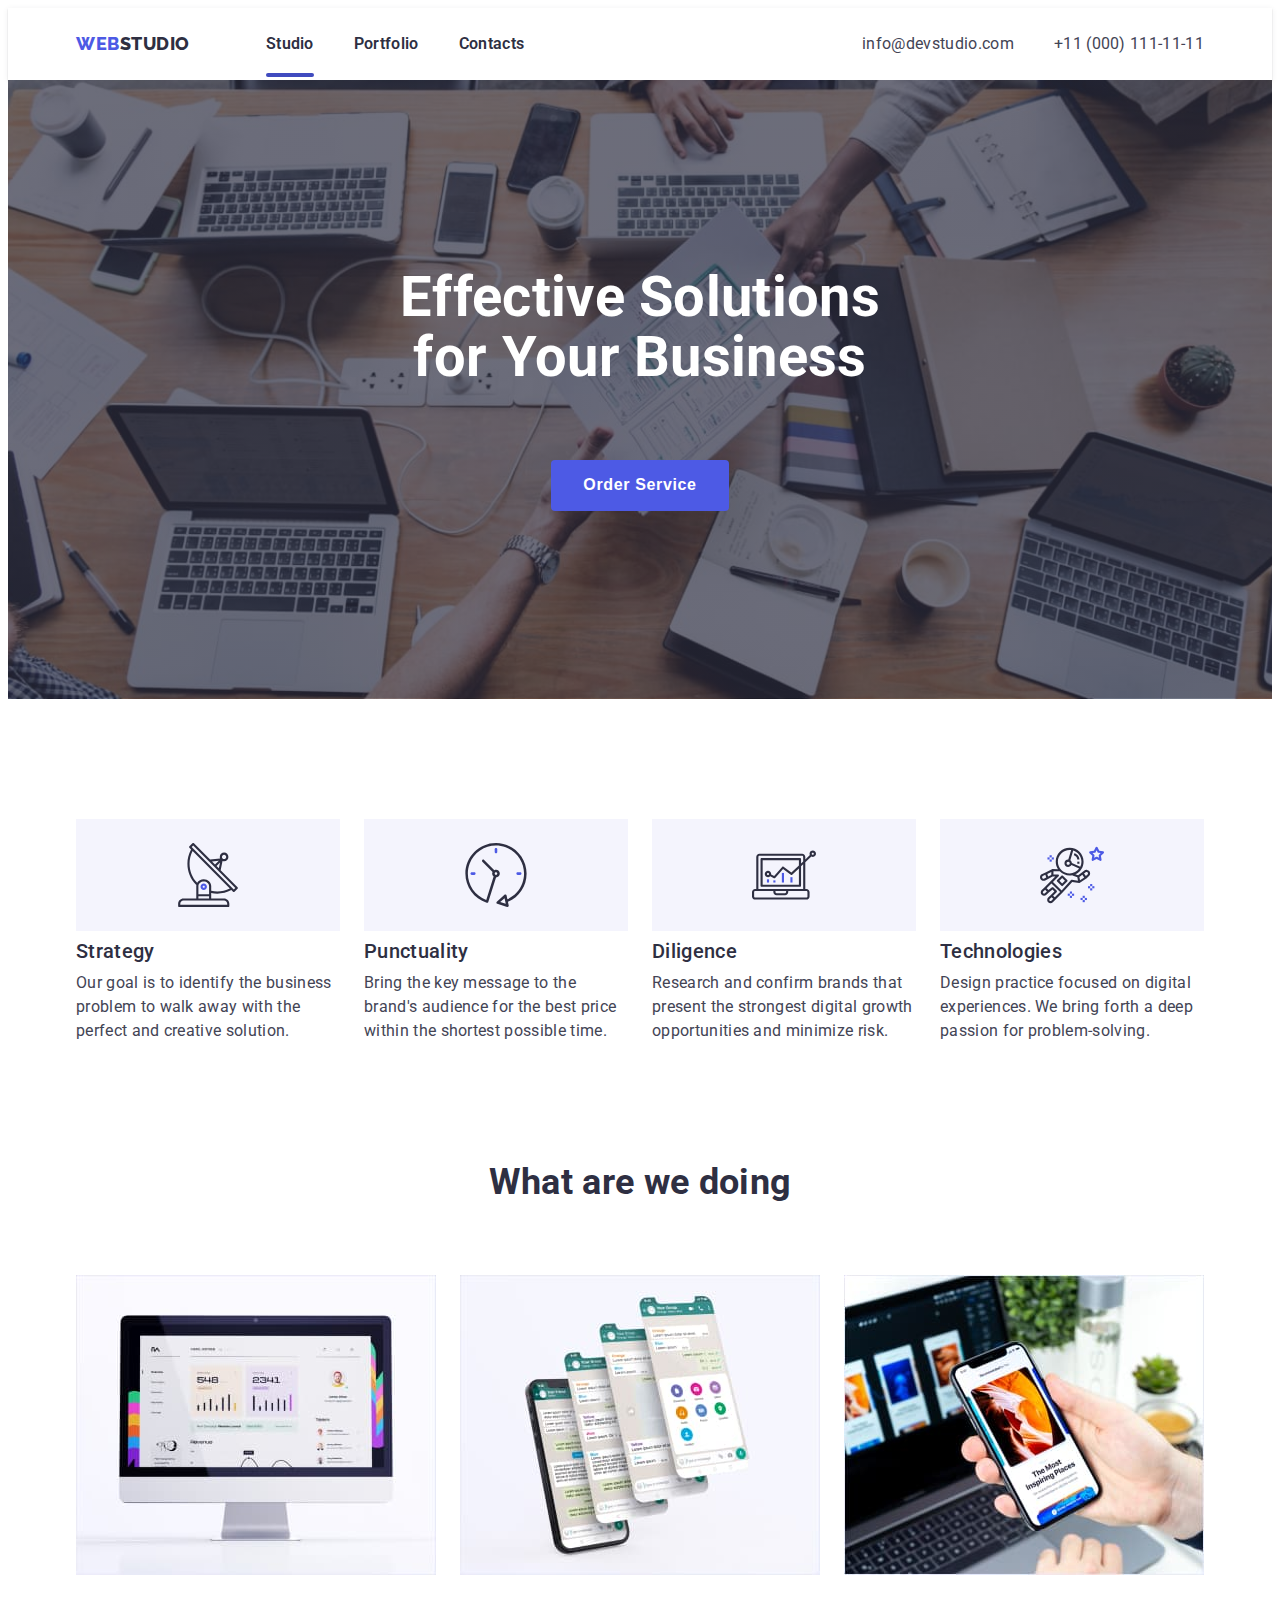
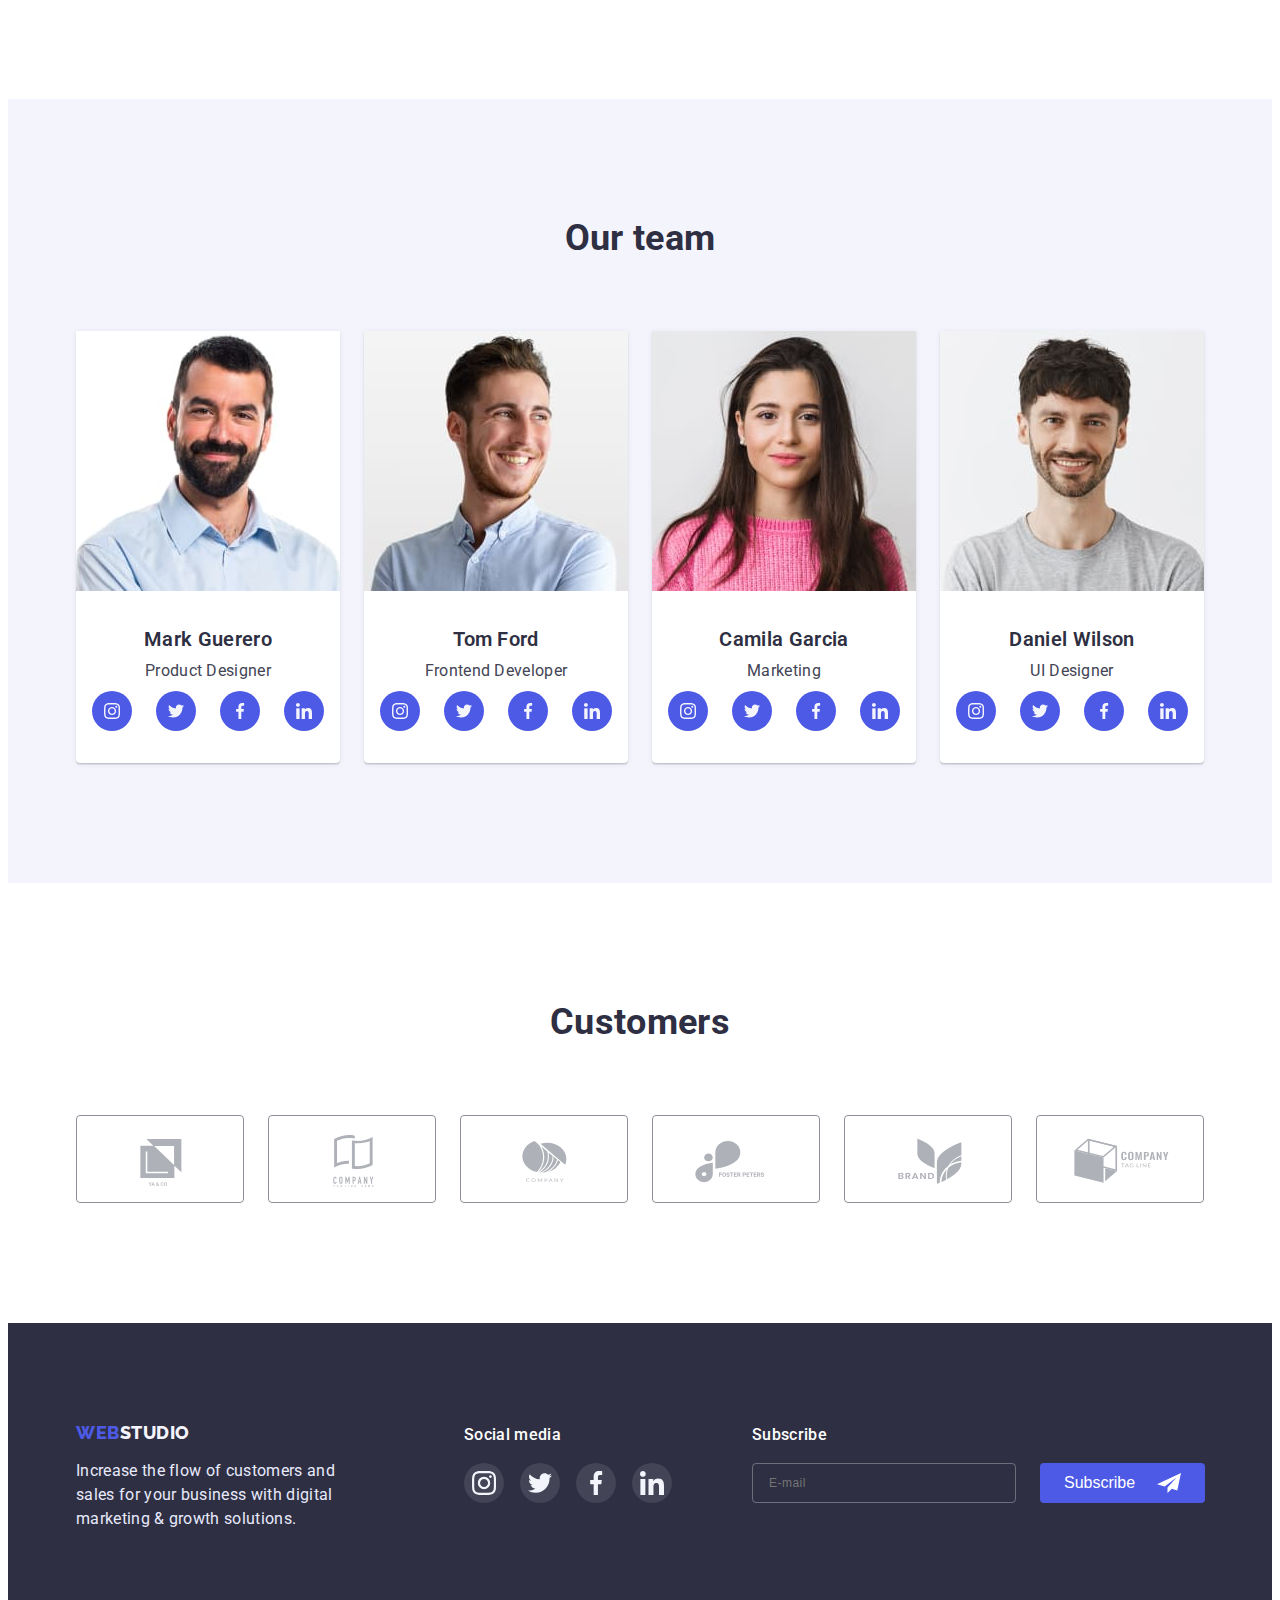
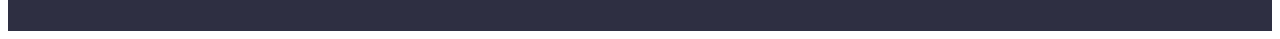
<file: index.html>
<!DOCTYPE html>
<html lang="en">
  <head>
    <meta charset="UTF-8" />
    <meta http-equiv="X-UA-Compatible" content="IE=edge" />
    <meta name="viewport" content="width=device-width, initial-scale=1.0" />
    <title>Студія</title>
    <link
      rel="stylesheet"
      href="https://cdnjs.cloudflare.com/ajax/libs/modern-normalize/1.1.0/modern-normalize.min.css"
      integrity="sha512-wpPYUAdjBVSE4KJnH1VR1HeZfpl1ub8YT/NKx4PuQ5NmX2tKuGu6U/JRp5y+Y8XG2tV+wKQpNHVUX03MfMFn9Q=="
      crossorigin="anonymous"
      referrerpolicy="no-referrer"
    />
    <link rel="stylesheet" href="./css/styles.css" />
    <link rel="stylesheet" href="./css/mobile.css">
    <link rel="stylesheet" href="./css/tablet.css">
    <link rel="stylesheet" href="./css/desctop.css">
    <link rel="preconnect" href="https://fonts.googleapis.com" />
    <link rel="preconnect" href="https://fonts.gstatic.com" crossorigin />
    <link
      href="https://fonts.googleapis.com/css2?family=Raleway:wght@700&family=Roboto:wght@400;500;700;900&display=swap"
      rel="stylesheet"
    />
  </head>
  <body>
    <!-- HEADER -->

    <header>
      <div class="container header-paddings header-flex">
        <a href="index.html" class="header-logo link-underline-none"
          ><span class="header-logo-web">WEB</span
          ><span class="header-logo-studio">STUDIO</span></a
        >
        <button style="button" class="hamb-menu-open" data-menu-open>
          <svg class="hamb-menu-icon"  width="32px" height="22px">
              <use class="hamb-icon" href="./images/icons.svg#icon-charm_menu-hamburger" ></use>
          </svg>
        </button>
        <nav class="header-none">
          <ul class="navigation-list list-point-none">
            <li class="navigation-item">
              <a
                href="./index.html"
                class="navigation-link link-underline-none current"
                >Studio</a
              >
            </li>
            <li class="navigation-item">
              <a
                href="./portfolio.html"
                class="navigation-link link-underline-none"
                >Portfolio</a
              >
            </li>
            <li class="navigation-item">
              <a href="" class="navigation-link link-underline-none"
                >Contacts</a
              >
            </li>
          </ul>
        </nav>
        <ul class="cotacts-list list-point-none">
          <li class="cotacts-item">
            <a
              href="mailto:info@devstudio.com"
              class="contacts-link link-underline-none"
              >info@devstudio.com</a
            >
          </li>
          <li class="cotacts-item">
            <a
              href="tel:+110001111111"
              class="contacts-link link-underline-none"
              >+11 (000) 111-11-11</a
            >
          </li>
        </ul>
      </div>
      <div class="humb-menu-modal is-hidden" data-menu>
<div class="container menu" >
  <div class="mob-menu-top">
  <button style="button" class="hamb-menu-close" data-menu-close>
    <svg class="hamb-icon-close">
        <use class="hamb-close" href="./images/icons.svg#icon-modal-close" ></use>
    </svg>
  </button>
    <ul class="mob-menu-list">
      <li class="mob-menu-item">
        <a
          href="./index.html"
          class="mob-menu-link"
          >Studio</a
        >
      </li>
      <li class="mob-menu-item">
        <a
          href="./portfolio.html"
          class="mob-menu-link"
          >Portfolio</a
        >
      </li>
      <li class="mob-menu-item">
        <a href="" class="mob-menu-link"
          >Contacts</a
        >
      </li>
    </ul>
  </div>
<div class="mob-menu-bottom">
  <ul class="mob-menu-contacts">
    <li class="mob-menu-contacts-item">
      <a
      href="tel:+110001111111"
      class="menu-contacts-link"
      >+11 (000) 111-11-11</a
    >
    </li>
    <li class="mob-menu-contacts-item">
      <a
        href="mailto:info@devstudio.com"
        class="menu-contacts-link"
        >info@devstudio.com</a
      >
    </li>
  </ul>
  <ul class="mob-soc-list">
    <li class="mob-soc-item">
      <a href="" class="mob-soc-link">
        <svg class="mob-soc-icon" width="24px" height="24px">
          <use href="./images/icons.svg#icon-instagram"></use>
        </svg>
      </a>
      <a href="" class="mob-soc-link">
        <svg class="mob-soc-icon" width="24px" height="24px">
          <use href="./images/icons.svg#icon-twitter"></use>
        </svg>
      </a>
      <a href="" class="mob-soc-link">
        <svg class="mob-soc-icon" width="24px" height="24px">
          <use href="./images/icons.svg#icon-facebook"></use>
        </svg>
      </a>
      <a href="" class="mob-soc-link">
        <svg class="mob-soc-icon" width="24px" height="24px">
          <use href="./images/icons.svg#icon-linkedin"></use>
        </svg>
      </a>
    </li>
  </ul>
</div>
</div>
</div>
    </header>

    <!-- MAIN -->

    <main>
      <!-- HERO -->

      <section class="hero dark">
        <div class="container">
          <h1 class="hero-header">
            Effective Solutions <br />
            for Your Business
          </h1>
          <button type="button" class="hero-button order" data-modal-open>
            Order Service
          </button>
        </div>
        <div class="backdrop is-hidden" data-modal>
          <div class="modal">
            <button class="btn-close-modal" data-modal-close>
              <div class="btn-close-modal-style">
                <svg class="icon-modal-close">
                  <use href="./images/icons.svg#icon-modal-close"></use>
                </svg>
              </div>
            </button>
            <h2>Leave your contacts and we will call you back</h2>
            <form class="form">
              <label for="name" class="form-label">Name</label>
              <div class="input-wrap">
                <input type="text" name="name" class="form-element input" />
                <svg class="input-icon" width="18px" height="18px">
                  <use href="./images/icons.svg#icon-person-black-18dp-1"></use>
                </svg>
              </div>
              <label for="phone" class="form-label">Phone</label>
              <div class="input-wrap">
                <input type="text" name="phone" class="form-element input" />
                <svg class="input-icon" width="18px" height="18px">
                  <use href="./images/icons.svg#icon-phone-black-18dp-1"></use>
                </svg>
              </div>
              <label for="Email" class="form-label">Email</label>
              <div class="input-wrap">
                <input type="text" name="Email" class="form-element input" />
                <svg class="input-icon" width="18px" height="18px">
                  <use href="./images/icons.svg#icon-email-black-18dp-1"></use>
                </svg>
              </div>
              <label for="comment" class="form-label">Comment</label>
              <textarea
                name="comment"
                id="comment"
                placeholder="Text input"
                class="form-element textarea"
              ></textarea>
              <div class="form-checkbox">
                <input
                  type="checkbox"
                  name="privacy"
                  id="privacy"
                  class="input-checkbox visually-hidden"
                />
                <label for="privacy" class="form-label checkbox-label">
                  <span>
                    <svg class="check-icon" width="10px" height="8px">
                      <use href="images/icons.svg#icon-Vector"></use>
                    </svg>
                  </span>
                  I accept the terms and conditions of the &nbsp<a href="">
                    Privacy Policy
                  </a></label
                >
              </div>
            </form>
            <button type="submit" class="hero-button send">Send</button>
          </div>
        </div>
      </section>

      <!-- PRINCIPLES -->

      <section class="principles">
        <div class="container">
          <h2 class="principles-header visually-hidden">Our principles</h2>
          <ul class="principles-list list-point-none">
            <li class="principles-item">
              <div class="principles-center">
                <svg class="principles-icon" width="64px" height="64px">
                  <use href="./images/icons.svg#icon-antenna"></use>
                </svg>
              </div>
              <h3 class="principles-item-header">Strategy</h3>
              <p class="principles-item-paragraph">
                Our goal is to identify the business problem to walk away with
                the perfect and creative solution.
              </p>
            </li>
            <li class="principles-item">
              <div class="principles-center">
                <svg class="principles-icon" width="64px" height="64px">
                  <use href="./images/icons.svg#icon-clock"></use>
                </svg>
              </div>
              <h3 class="principles-item-header">Punctuality</h3>
              <p class="principles-item-paragraph">
                Bring the key message to the brand's audience for the best price
                within the shortest possible time.
              </p>
            </li>
            <li class="principles-item">
              <div class="principles-center">
                <svg class="principles-icon" width="64px" height="64px">
                  <use href="./images/icons.svg#icon-diagram"></use>
                </svg>
              </div>
              <h3 class="principles-item-header">Diligence</h3>
              <p class="principles-item-paragraph">
                Research and confirm brands that present the strongest digital
                growth opportunities and minimize risk.
              </p>
            </li>
            <li class="principles-item">
              <div class="principles-center">
                <svg class="principles-icon" width="64px" height="64px">
                  <use href="./images/icons.svg#icon-astronaut"></use>
                </svg>
              </div>
              <h3 class="principles-item-header">Technologies</h3>
              <p class="principles-item-paragraph last">
                Design practice focused on digital experiences. We bring forth a
                deep passion for problem-solving.
              </p>
            </li>
          </ul>
        </div>
      </section>

      <!-- SERVICES -->

      <section class="services">
        <div class="container">
          <h2 class="section-header">What are we doing</h2>
          <ul class="services-list list-point-none">
            <li class="services-item">
              <img
                srcset="./images/work_example_one.jpg 1x, ./images/work_example_one-2x.jpg 2x"
                src="./images/work_example_one.jpg"
                alt="work_example_one"
                height="300"
                width="360"
              />
            </li>
            <li class="services-item">
              <img
                srcset="./images/work_example_two.jpg 1x, ./images/work_example_two-2x.jpg 2x"
                src="./images/work_example_two.jpg"
                alt="work_example_two"
                height="300"
                width="360"
              />
            </li>
            <li class="services-item">
              <img
                srcset="./images/work_example_three.jpg 1x, ./images/work_example_three-2x.jpg 2x"
                src="./images/work_example_three.jpg"
                alt="work_example_three"
                height="300"
                width="360"
              />
            </li>
          </ul>
        </div>
      </section>

      <!-- TEAM -->
      <section class="team">
        <div class="container">
          <h2 class="section-header">Our team</h2>
          <ul class="team-list list-point-none">
            <li class="team-item">
              <img
              srcset="./images/mark_guerero.jpg 1x, ./images/mark_guerero-2x.jpg 2x"
                src="./images/mark_guerero.jpg"
                alt="Mark Guerero photo"
              />
              <div class="team-text">
                <h3 class="team-item-header">Mark Guerero</h3>
                <p class="team-item-paragraph">Product Designer</p>
                <ul class="social-list">
                  <li class="social-item">
                    <a href="" class="social-link">
                      <svg class="social-icon" width="16px" height="16px">
                        <use href="./images/icons.svg#icon-instagram"></use>
                      </svg>
                    </a>
                    <a href="" class="social-link">
                      <svg class="social-icon" width="16px" height="16px">
                        <use href="./images/icons.svg#icon-twitter"></use>
                      </svg>
                    </a>
                    <a href="" class="social-link">
                      <svg class="social-icon" width="16px" height="16px">
                        <use href="./images/icons.svg#icon-facebook"></use>
                      </svg>
                    </a>
                    <a href="" class="social-link">
                      <svg class="social-icon" width="16px" height="16px">
                        <use href="./images/icons.svg#icon-linkedin"></use>
                      </svg>
                    </a>
                  </li>
                </ul>
              </div>
            </li>
            <li class="team-item">
              <img
              srcset="./images/tom_ford.jpg 1x, ./images/tom_ford-2x.jpg 2x"
                src="./images/tom_ford.jpg"
                alt="Tom Ford photo"
              />
              <div class="team-text">
                <h3 class="team-item-header">Tom Ford</h3>
                <p class="team-item-paragraph">Frontend Developer</p>
                <ul class="social-list">
                  <li class="social-item">
                    <a href="" class="social-link">
                      <svg class="social-icon" width="16px" height="16px">
                        <use href="./images/icons.svg#icon-instagram"></use>
                      </svg>
                    </a>
                    <a href="" class="social-link">
                      <svg class="social-icon" width="16px" height="16px">
                        <use href="./images/icons.svg#icon-twitter"></use>
                      </svg>
                    </a>
                    <a href="" class="social-link">
                      <svg class="social-icon" width="16px" height="16px">
                        <use href="./images/icons.svg#icon-facebook"></use>
                      </svg>
                    </a>
                    <a href="" class="social-link">
                      <svg class="social-icon" width="16px" height="16px">
                        <use href="./images/icons.svg#icon-linkedin"></use>
                      </svg>
                    </a>
                  </li>
                </ul>
              </div>
            </li>
            <li class="team-item">
              <img
              srcset="./images/camila_garcia.jpg 1x, ./images/camila_garcia-2x.jpg 2x"
                src="./images/camila_garcia.jpg"
                alt="Camila Garcia photo"
              />
              <div class="team-text">
                <h3 class="team-item-header">Camila Garcia</h3>
                <p class="team-item-paragraph">Marketing</p>
                <ul class="social-list">
                  <li class="social-item">
                    <a href="" class="social-link">
                      <svg class="social-icon" width="16px" height="16px">
                        <use href="./images/icons.svg#icon-instagram"></use>
                      </svg>
                    </a>
                    <a href="" class="social-link">
                      <svg class="social-icon" width="16px" height="16px">
                        <use href="./images/icons.svg#icon-twitter"></use>
                      </svg>
                    </a>
                    <a href="" class="social-link">
                      <svg class="social-icon" width="16px" height="16px">
                        <use href="./images/icons.svg#icon-facebook"></use>
                      </svg>
                    </a>
                    <a href="" class="social-link">
                      <svg class="social-icon" width="16px" height="16px">
                        <use href="./images/icons.svg#icon-linkedin"></use>
                      </svg>
                    </a>
                  </li>
                </ul>
              </div>
            </li>
            <li class="team-item">
              <img
              srcset="./images/daniel_wilson.jpg 1x, ./images/daniel_wilson-2x.jpg 2x"
                src="./images/daniel_wilson.jpg"
                alt="Daniel Wilson photo"
              />
              <div class="team-text">
                <h3 class="team-item-header">Daniel Wilson</h3>
                <p class="team-item-paragraph">UI Designer</p>
                <ul class="social-list">
                  <li class="social-item">
                    <a href="" class="social-link">
                      <svg class="social-icon" width="16px" height="16px">
                        <use href="./images/icons.svg#icon-instagram"></use>
                      </svg>
                    </a>
                    <a href="" class="social-link">
                      <svg class="social-icon" width="16px" height="16px">
                        <use href="./images/icons.svg#icon-twitter"></use>
                      </svg>
                    </a>
                    <a href="" class="social-link">
                      <svg class="social-icon" width="16px" height="16px">
                        <use href="./images/icons.svg#icon-facebook"></use>
                      </svg>
                    </a>
                    <a href="" class="social-link">
                      <svg class="social-icon" width="16px" height="16px">
                        <use href="./images/icons.svg#icon-linkedin"></use>
                      </svg>
                    </a>
                  </li>
                </ul>
              </div>
            </li>
          </ul>
        </div>
      </section>

      <!--CUSTOMERS-->
      <section class="customers">
        <div class="container">
          <h2 class="section-header">Customers</h2>
          <ul class="customers-list">
            <li class="customers-item">
              <a href="" class="customers-link">
                <svg class="customers-icon" width="104px" height="56px">
                  <use href="./images/icons.svg#icon-logo"></use>
                </svg>
              </a>
            </li>
            <li class="customers-item">
              <a href="" class="customers-link">
                <svg class="customers-icon" width="104px" height="56px">
                  <use href="./images/icons.svg#icon-logo-1"></use>
                </svg>
              </a>
            </li>
            <li class="customers-item">
              <a href="" class="customers-link">
                <svg class="customers-icon" width="104px" height="56px">
                  <use href="./images/icons.svg#icon-logo-2"></use>
                </svg>
              </a>
            </li>
            <li class="customers-item">
              <a href="" class="customers-link">
                <svg class="customers-icon" width="104px" height="56px">
                  <use href="./images/icons.svg#icon-logo-3"></use>
                </svg>
              </a>
            </li>
            <li class="customers-item">
              <a href="" class="customers-link">
                <svg class="customers-icon" width="104px" height="56px">
                  <use href="./images/icons.svg#icon-logo-4"></use>
                </svg>
              </a>
            </li>
            <li class="customers-item">
              <a href="" class="customers-link">
                <svg class="customers-icon" width="104px" height="56px">
                  <use href="./images/icons.svg#icon-logo-5"></use>
                </svg>
              </a>
            </li>
          </ul>
        </div>
      </section>
    </main>

    <!-- FOOTER -->
    <footer class="dark">
      <div class="container footer">
        <div class="footer-tablet">
        <div class="footer-logo">
          <a href="index.html" class="footer-logo-link link-underline-none"
            ><span class="footer-logo-web">WEB</span
            ><span class="footer-logo-studio">STUDIO</span></a
          >
          <p class="footer-paragraph">
            Increase the flow of customers and sales for your business with
            digital marketing & growth solutions.
          </p>
        </div>
        <div class="social-footer">
          <h2 class="footer-header social">Social media</h2>
          <ul class="social-list-footer">
            <li class="social-item footer">
              <a href="" class="social-link-footer">
                <svg class="social-icon" width="24px" height="24px">
                  <use href="./images/icons.svg#icon-instagram"></use>
                </svg>
              </a>
              <li class="social-item footer">
              <a href="" class="social-link-footer">
                <svg class="social-icon" width="24px" height="24px">
                  <use href="./images/icons.svg#icon-twitter"></use>
                </svg>
              </a>
            </li>
            <li class="social-item footer">
              <a href="" class="social-link-footer">
                <svg class="social-icon" width="24px" height="24px">
                  <use href="./images/icons.svg#icon-facebook"></use>
                </svg>
              </a>
            </li>
            <li class="social-item footer">
                <a href="" class="social-link-footer">
                  <svg class="social-icon" width="24px" height="24px">
                    <use href="./images/icons.svg#icon-linkedin"></use>
                  </svg>
                </a>
              </li>
            </li>
          </ul>
        </div>
      </div>
        <div class="subscribe-form">
          <h2 class="footer-header social">Subscribe</h2>
          <div class="disp-footer-form">
            <form>
              <label>
                <input
                  type="text"
                  name="email"
                  placeholder="E-mail"
                  class="sub-email"
                />
              </label>
            </form>
            <button type="submit" class="btn-form">
              <span class="footer-header">Subscribe</span>
              <svg width="24px" height="24px">
                <use href="./images/icons.svg#icon-subscribe"></use>
              </svg>
            </button>
          </div>
        </div>
      </div>
    </footer>
    <script src="./js/modal.js"></script>
    <script src="./js/mob-menu.js"></script>
  </body>
</html>
</file>
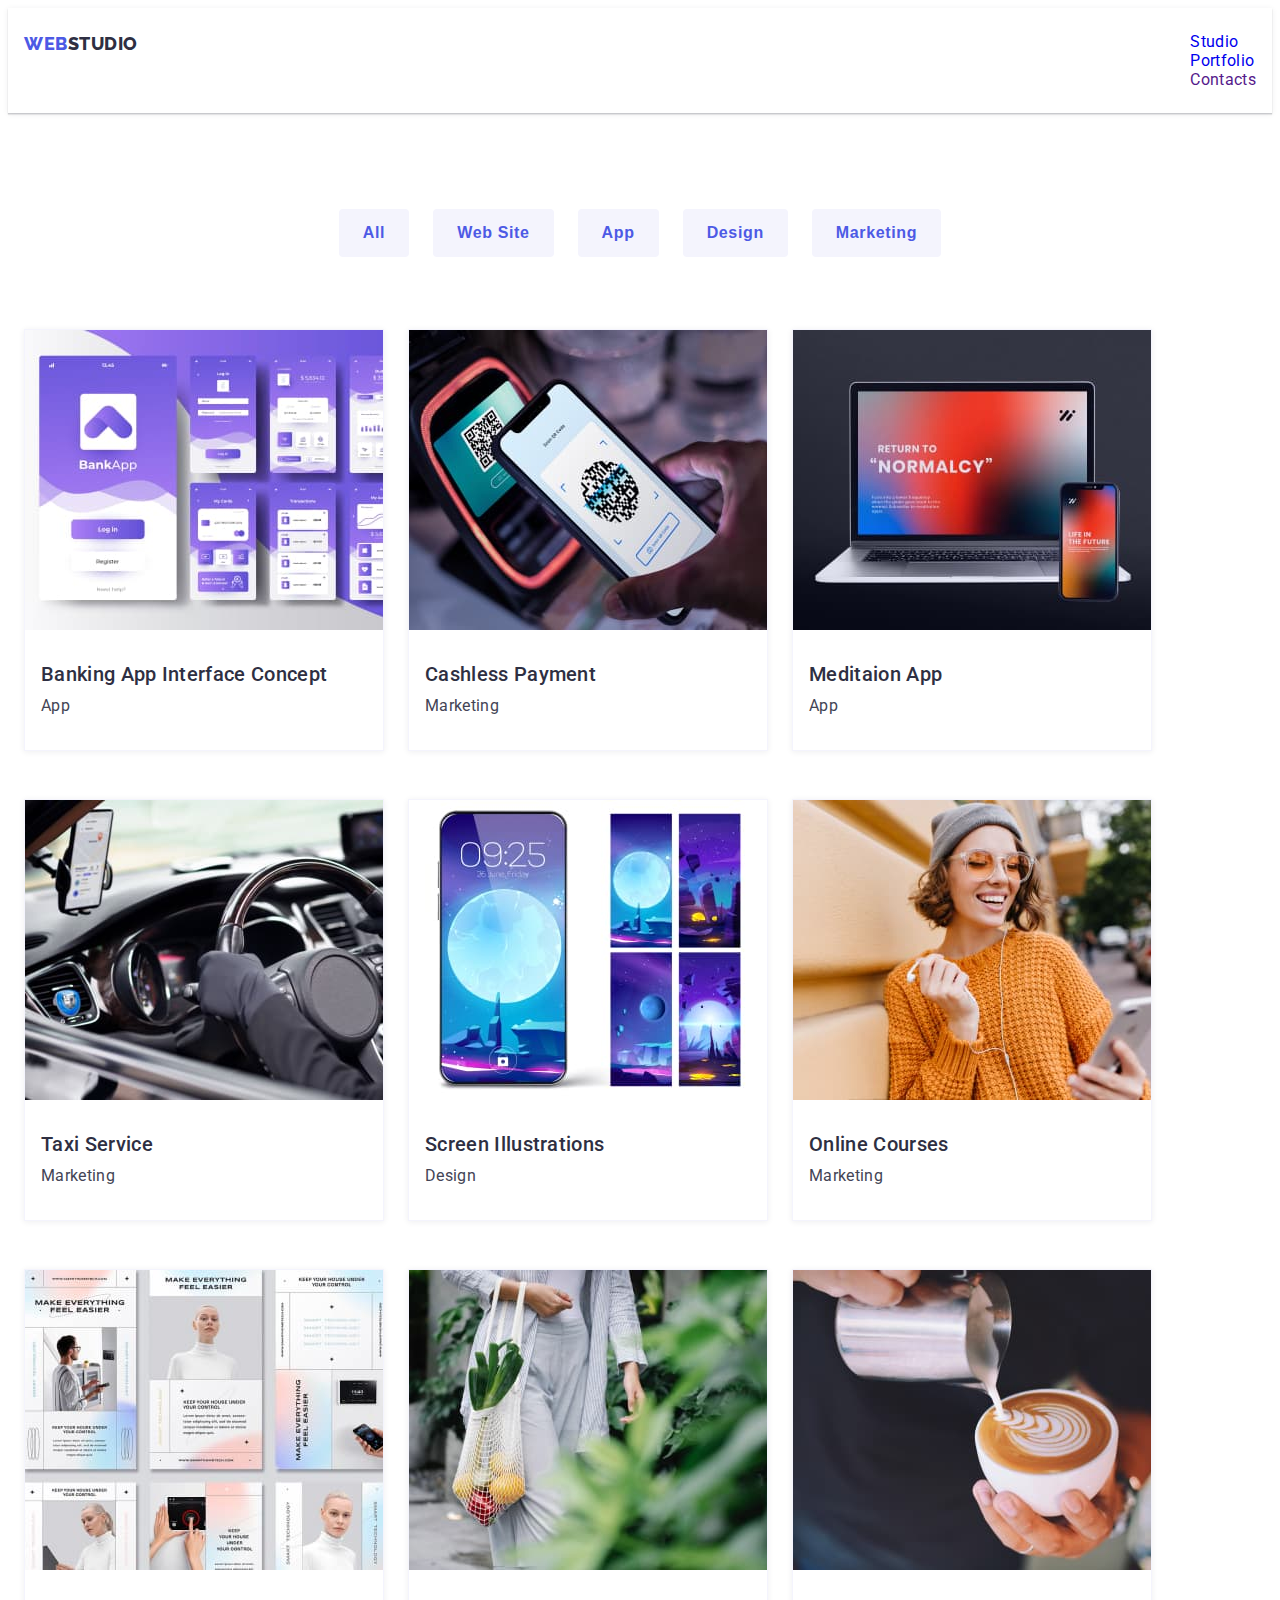
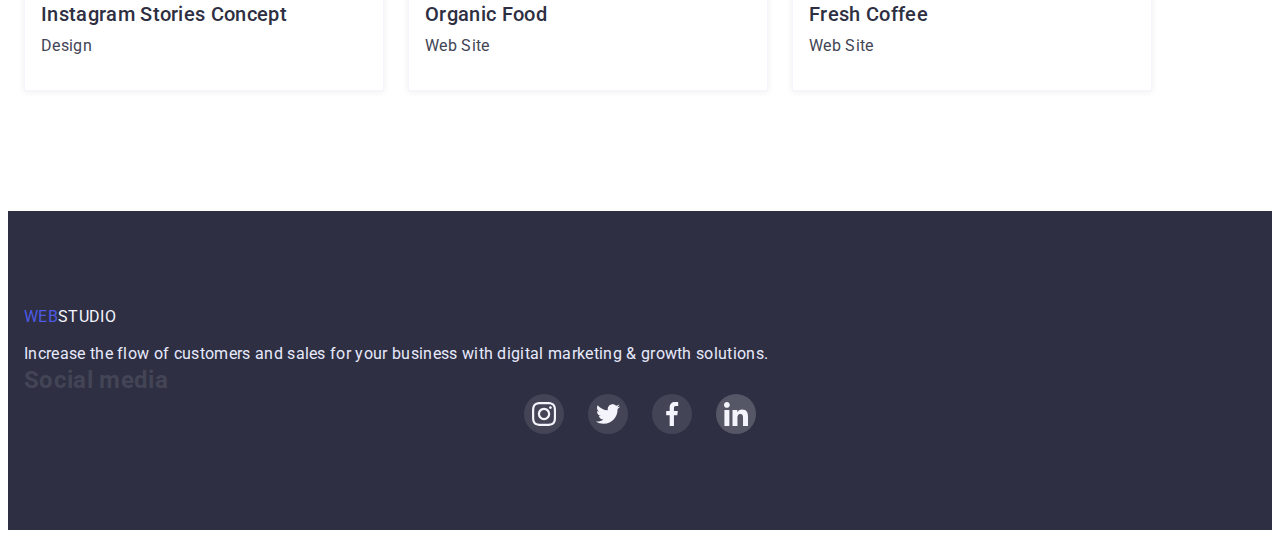
<file: portfolio.html>
<!DOCTYPE html>
<html lang="en">
  <head>
    <meta charset="UTF-8" />
    <meta http-equiv="X-UA-Compatible" content="IE=edge" />
    <meta name="viewport" content="width=device-width, initial-scale=1.0" />
    <title>Студія</title>
    <link rel="stylesheet" href="https://cdnjs.cloudflare.com/ajax/libs/modern-normalize/1.1.0/modern-normalize.min.css" integrity="sha512-wpPYUAdjBVSE4KJnH1VR1HeZfpl1ub8YT/NKx4PuQ5NmX2tKuGu6U/JRp5y+Y8XG2tV+wKQpNHVUX03MfMFn9Q==" crossorigin="anonymous" referrerpolicy="no-referrer" />
    <link rel="stylesheet" href="./css/styles.css">
    <link rel="preconnect" href="https://fonts.googleapis.com"><link rel="preconnect" href="https://fonts.gstatic.com" crossorigin><link href="https://fonts.googleapis.com/css2?family=Raleway:wght@700&family=Roboto:wght@400;500;700;900&display=swap" rel="stylesheet">
  </head>
  <body>
     <!-- HEADER -->

     <header>
      <div class="container header-paddings header-flex">
        <a href="index.html" class="header-logo link-underline-none"
            ><span class="header-logo-web">WEB</span
            ><span class="header-logo-studio">STUDIO</span></a>
        <nav>
          <ul class="navigation-list list-point-none">
            <li class="navigation-item">
              <a href="./index.html" class="navigation-link link-underline-none"
                >Studio</a
              >
            </li>
            <li class="navigation-item">
              <a
                href="./portfolio.html"
                class="navigation-link link-underline-none current"
                >Portfolio</a
              >
            </li>
            <li class="navigation-item">
              <a href="" class="navigation-link link-underline-none"
                >Contacts</a
              >
            </li>
          </ul>
        </nav>
        <ul class="cotacts-list list-point-none">
          <li class="cotacts-item">
            <a
              href="mailto:info@devstudio.com"
              class="contacts-link link-underline-none"
              >info@devstudio.com</a
            >
          </li>
          <li class="cotacts-item">
            <a
              href="tel:+110001111111"
              class="contacts-link link-underline-none"
              >+11 (000) 111-11-11</a
            >
          </li>
        </ul>
      </div>
    </header>


    <!-- MAIN -->

    <main>

<!-- NAVIGATION -->

        <section class="navigation">
            <div class="container">
            <ul class="list-point-none navigation-portf">
                <li class="item"><button type="button" class="navigation-button">All</button></li>
                <li class="item"><button type="button" class="navigation-button">Web Site</button></li>
                <li class="item"><button type="button" class="navigation-button">App</button></li>
                <li class="item"><button type="button" class="navigation-button">Design</button></li>
                <li class="item"><button type="button" class="navigation-button">Marketing</button></li>
            </ul>
            <h2 class="visually-hidden">Services</h2>
            <ul class="portf-serv-list list-point-none">
                <li class="portf-serv-item">
                  <div class="serv-thumb">                     
                    <img src="./images/banking-app.jpg" alt="banking application" height: 300; width: 360;>
                    <div class="slider">
                      <p>14 Stylish and User-Friendly App Design Concepts · Task Manager App · Calorie Tracker App · Exotic Fruit Ecommerce App · Cloud Storage App</p>
                    </div>
                  </div>             
                     
                    <div class="serv-text">
                    <h2 class="portf-serv-header">Banking App Interface Concept</h2>
                    <p class="portf-serv-praragraph">App</p></div>
                </li>
                <li class="portf-serv-item"> 
                  <div class="serv-thumb">                     
                    <img src="./images/cashless-payment.jpg" alt="cashless payment" height: 300; width: 360;>
                    <div class="slider">
                      <p>14 Stylish and User-Friendly App Design Concepts · Task Manager App · Calorie Tracker App · Exotic Fruit Ecommerce App · Cloud Storage App</p>
                    </div>
                  </div>
                        <div class="serv-text">
                    <h2 class="portf-serv-header">Cashless Payment</h2>
                    <p class="portf-serv-praragraph">Marketing</p>
                </li>
                <li class="portf-serv-item">
                  <div class="serv-thumb">                     
                    <img src="./images/meditation-app.jpg" alt="meditation application" height: 300; width: 360;>
                    <div class="slider">
                      <p>14 Stylish and User-Friendly App Design Concepts · Task Manager App · Calorie Tracker App · Exotic Fruit Ecommerce App · Cloud Storage App</p>
                    </div>
                  </div>
                        <div class="serv-text">
                    <h2 class="portf-serv-header">Meditaion App</h2>
                    <p class="portf-serv-praragraph">App</p></div>
                </li>
                <li class="portf-serv-item">
                  <div class="serv-thumb">                     
                    <img src="./images/taxi-service.jpg" alt="taxi service" height: 300; width: 360;>
                    <div class="slider">
                      <p>14 Stylish and User-Friendly App Design Concepts · Task Manager App · Calorie Tracker App · Exotic Fruit Ecommerce App · Cloud Storage App</p>
                    </div>
                  </div>
                  <div class="serv-text">
                    <h2 class="portf-serv-header">Taxi Service</h2>
                    <p class="portf-serv-praragraph">Marketing</p></div>
                </li>
                <li class="portf-serv-item">
                  <div class="serv-thumb">                     
                    <img src="./images/screen-ilustrations.jpg" alt="screen ilustrations" height: 300; width: 360;>
                    <div class="slider">
                      <p>14 Stylish and User-Friendly App Design Concepts · Task Manager App · Calorie Tracker App · Exotic Fruit Ecommerce App · Cloud Storage App</p>
                    </div>
                  </div>
                        <div class="serv-text">
                    <h2 class="portf-serv-header">Screen Illustrations</h2>
                    <p class="portf-serv-praragraph">Design</p></div>
                </li>
                <li class="portf-serv-item">
                  <div class="serv-thumb">                     
                    <img src="./images/online-courses.jpg" alt="online courses" height: 300; width: 360;>
                    <div class="slider">
                      <p>14 Stylish and User-Friendly App Design Concepts · Task Manager App · Calorie Tracker App · Exotic Fruit Ecommerce App · Cloud Storage App</p>
                    </div>
                  </div>
                  <div class="serv-text">
                    <h2 class="portf-serv-header">Online Courses</h2>
                    <p class="portf-serv-praragraph">Marketing</p></div>
                </li>
                <li class="portf-serv-item">
                  <div class="serv-thumb">                     
                    <img src="./images/instagram-stories.jpg" alt="Instagram Stories Concept" height: 300; width: 360;>
                    <div class="slider">
                      <p>14 Stylish and User-Friendly App Design Concepts · Task Manager App · Calorie Tracker App · Exotic Fruit Ecommerce App · Cloud Storage App</p>
                    </div>
                  </div>
                    <div class="serv-text">
                    <h2 class="portf-serv-header">Instagram Stories Concept</h2>
                    <p class="portf-serv-praragraph">Design</p></div>
                </li>
                <li class="portf-serv-item">
                  <div class="serv-thumb">                     
                    <img src="./images/organic-food.jpg" alt="Organic Food" height: 300; width: 360;>
                    <div class="slider">
                      <p>14 Stylish and User-Friendly App Design Concepts · Task Manager App · Calorie Tracker App · Exotic Fruit Ecommerce App · Cloud Storage App</p>
                    </div>
                  </div>
                        <div class="serv-text">
                    <h2 class="portf-serv-header">Organic Food</h2>
                    <p class="portf-serv-praragraph">Web Site</p></div>
                </li>
                <li class="portf-serv-item">
                  <div class="serv-thumb">                     
                    <img src="./images/fresh-coffee.jpg" alt="Fresh Coffee" height: 300; width: 360;>
                    <div class="slider">
                      <p>14 Stylish and User-Friendly App Design Concepts · Task Manager App · Calorie Tracker App · Exotic Fruit Ecommerce App · Cloud Storage App</p>
                    </div>
                  </div>
                    <div class="serv-text">
                    <h2 class="portf-serv-header">Fresh Coffee</h2>
                    <p class="portf-serv-praragraph">Web Site</p></div>
                </li>
            </ul>
        </div>
        </section>
    </main>
  <!-- FOOTER -->
  <footer class="dark">
    <div class="container footer">
      <div>
        <a href="index.html" class="footer-logo link-underline-none"
        ><span class="footer-logo-web">WEB</span
        ><span class="footer-logo-studio">STUDIO</span></a
      >
      <p class="footer-paragraph">
        Increase the flow of customers and sales for your business with
        digital marketing & growth solutions.
      </p>
      </div>

      <div class="social-footer">
        <h2 class="social-header">Social media</h2>
        <ul class="social-list-footer">
          <li class="social-item footer">
            <a href="" class="social-link-footer">
              <svg class="social-icon" width=24px height=24px>
                <use href="./images/icons.svg#icon-instagram" ></use>
              </svg>
            </a>
            <a href="" class="social-link-footer">
              <svg class="social-icon" width=24px height=24px>
                <use href="./images/icons.svg#icon-twitter"></use>
              </svg>
            </a>
            <a href="" class="social-link-footer">
              <svg class="social-icon" width=24px height=24px>
                <use href="./images/icons.svg#icon-facebook" ></use>
              </svg>
            </a>
            <div class="social-link-footer">              <a href="" class="social-link-footer">
              <svg class="social-icon" width=24px height=24px>
                <use href="./images/icons.svg#icon-linkedin" ></use>
              </svg>
            </a></div>

          </li>
        </ul>
      </div>
    </div>
  </footer>
    <body>
        
    </body>
</html>
</file>
<file: css/styles.css>
html {
    box-sizing: border-box;
}

*,
*::before,
*::after {
    box-sizing: inherit;
}

:root {
    --primary-brand: #4D5AE5;
    --dark: #2E2F42;
    --success: #31D0AA;
    --text: #434455;
    --subtle-text: #8E8F99;
    --accent:#E7E9FC;
    --light: #F4F4FD;
}

.is-hidden {
    visibility: hidden;
    opacity: 0;
    pointer-events: none;
}

.no-scroll {
    overflow: hidden;
}

.visually-hidden {
    position: absolute;
    width: 1px;
    height: 1px;
    margin: -1px;
    border: 0;
    padding: 0;
    
    white-space: nowrap;
    clip-path: inset(100%);
    clip: rect(0 0 0 0);
    overflow: hidden;
  }




.hero.dark, 
footer.dark {
    background: var(--dark);
}


h1,
h2,
h3 {
    margin-top: 0;
    margin-bottom: 0;
}

p {
    margin-top: 0;
    margin-bottom: 0;
}

ul {
    margin-top: 0;
    margin-bottom: 0;
    padding-left: 0;
}

svg {
    display: block;
}

body { 
    font-family: Roboto, sans-serif;
    color: var(--text);
    letter-spacing: 0.02em;
}

.link-underline-none {
    text-decoration: none;
}
.list-point-none {
    list-style-type: none;
}

.container {
    width: 100%;
    margin-left: auto;
    margin-right: auto;
    padding-left: 16px;
    padding-right: 16px;
    /* outline: 1px solid red; */
}

.section-header {
    text-align: center;
    font-weight: 700;
    font-size: 36px;
    line-height: 1.11;
    color:var(--dark);
    margin-bottom: 72px;
}

/* ------------STUDIO------------ */
/* HEADER */

header {
    padding-top: 24px;
    padding-bottom: 24px;
    box-shadow: 0px 2px 1px rgba(46, 47, 66, 0.08), 0px 1px 1px rgba(46, 47, 66, 0.16), 0px 1px 6px rgba(46, 47, 66, 0.08);
}

.header-flex {
    position: relative;
    display: flex;
    justify-content: space-between;
}

.header-logo {
    font-family: 'Raleway';
    font-weight: 800;
    font-size: 18px;
    line-height: 1.33;
    letter-spacing: 0.03em;
}

.header-logo-web, 
.footer-logo-web {
    color: var(--primary-brand);
}

.header-logo-studio {
    color:var(--dark);
}

.cotacts-list {
    display: flex;
    margin-left: auto;

    font-size: 16px;
    line-height: 1.5; 
}

.header-none, .cotacts-list  {
    display: none;
}

/* MOB MENU HEADER */

.container.menu {
    display: flex;
    flex-direction: column;
    justify-content: space-between;
    height: 100%;
    padding-left: 40px;
    padding-right: 40px;
    overflow: auto;
}

.hamb-menu-open {
    background-color: #FFFFFF;
    border: none;
    padding: 0;
    width: 32px;
    height: 22px;
}

.hamb-menu-icon {
    stroke: #000;
}

.humb-menu-modal {
    position: fixed;
    top: 0;
    z-index: 1;
    padding: 40px 0;
    width: 100vw;
    height: 100vh;
    background-color: rgba(255, 255, 255, 1);
}


.hamb-menu-close {
    display: flex;
    align-items: center;
    justify-content: center;
    margin-left: auto;
    margin-bottom: 16px;
    width: 24px;
    height: 24px;
    background-color: rgba(0, 0, 0, 0.1);
    border: 1px solid rgba(0, 0, 0, 0.1);
    border-radius: 50%;
    cursor:pointer;
}

.hamb-icon-close {
    width: 8px;
    height: 8px;
}

.mob-menu-list {
    margin-bottom: 50px;
}
.mob-menu-item {
    list-style-type: none;
}

.mob-menu-item:not(:last-child) {
    margin-bottom: 40px;
}

.mob-menu-link {
    font-weight: 700;
    font-size: 36px;
    line-height: calc(40 / 36);
    letter-spacing: 0.02em;
    color: var(--dark);
    text-decoration: none;
}

.mob-menu-link:focus {
 color: var(--primary-brand);   
}

.mob-menu-contacts {
    margin-bottom: 48px;
}
.mob-menu-contacts-item {
    list-style-type: none;
}

.mob-menu-contacts-item:not(:last-child) {
    margin-bottom: 40px;
}
.menu-contacts-link {
    font-weight: 500;
    font-size: 20px;
    line-height: (24 / 20);
    color: var(--text);
    text-decoration: none;
    transition: color 250ms cubic-bezier(0.4, 0, 0.2, 1);
}

.contacts-link:hover, 
.contacts-link:focus {
    color: var(--primary-brand)
}
.mob-soc-list {
    
}
.mob-soc-item {
    list-style-type: none;
    display: flex;
    justify-content: space-between;
}
.mob-soc-link {
    display: flex;
    justify-content: center;
    align-items: center;
    width: 40px;
    height: 40px;
    text-decoration: none;
    background-color: var(--primary-brand);
    border-radius: 50%;

}
.mob-soc-icon {
    fill: var(--light);
}


/* HERO */

.hero.dark {
    background: var(--dark);
    background-image: linear-gradient(
        rgba(46, 47, 66, 0.7),
        rgba(46, 47, 66, 0.7)
    ), url(../images/hero-bg-mobile.jpg);
    background-position: center;
    background-size: cover;
}


@media (min-device-pixel-ratio: 2),
(min-resolution: 192dpi),
(min-resolution: 2dppx) {
  .hero.dark {
      background-image: linear-gradient(
          rgba(46, 47, 66, 0.7),
          rgba(46, 47, 66, 0.7)
      ), url(../images/hero-bg-mobile-2x.jpg);
  }
}

.hero {
    padding-top: 112px;
    padding-bottom: 112px;
}


.hero-header {
    margin-bottom: 72px;
    margin-left: auto;
    margin-right: auto;

    font-weight: 700;
    font-size: 36px;
    line-height: 1.11;
    color: #FFFFFF;

    text-align: center;
}
.hero-button {
    display: block;
    padding: 16px 32px;

    border:none;
    border-radius: 4px;
    font-weight: 600;
    font-size: 16px;
    line-height: 1.18;
    letter-spacing: 0.04em;    
    color: #FFFFFF;
    background-color: var(--primary-brand);
}

.hero-button.order {
    margin-left: auto;
    margin-right: auto;
    transition: background 250ms cubic-bezier(0.4, 0, 0.2, 1);
}

.hero-button.send {
    width: 169px;
    height: 56px;
    margin-left: auto;
    margin-right: auto;
    transition: background 250ms cubic-bezier(0.4, 0, 0.2, 1);
}

.hero-button.order:hover, 
.hero-button.order:focus,
.hero-button.send:hover,
.hero-button.send:focus {
    background: #404BBF;
    box-shadow: 0px 4px 4px rgba(0, 0, 0, 0.15);
    border-radius: 4px;
    cursor: pointer;
}

.backdrop {
    position: fixed;
    top: 0;
    left: 0;
    width: 100%;
    height: 100%;

    background-color: rgba(46, 47, 66, 0.4);
}

/* MODAL */

.modal {
    position: absolute;
    top: 50%;
    left: 50%;
    transform: translate(-50%, -50%);

    width: calc(100% - 18px * 2);
    padding: 24px;

    background-color: #FCFCFC;
}

.btn-close-modal {
    display: block;
    margin-left: auto;
    margin-bottom: 24px;
    padding: 0;
    border: none;
    background-color:  #FCFCFC;
    cursor: pointer;
}

.btn-close-modal-style {
    display: flex;
    align-items: center;
    justify-content: center;
    width: 24px;
    height: 24px;
    border-radius: 50%;
    background-color: rgba(0, 0, 0, 0.1);
    border: 1px solid rgba(0, 0, 0, 0.1);

    transition: background-color 250ms cubic-bezier(0.4, 0, 0.2, 1);
}

.btn-close-modal:hover > .btn-close-modal-style,
.btn-close-modal:focus > .btn-close-modal-style {
    background-color: var(--primary-brand);
    border: none;
}

.btn-close-modal:hover .icon-modal-close,
.btn-close-modal:focus .icon-modal-close {
    fill: rgba(255, 255, 255, 1);
}

.icon-modal-close {
    width: 8px;
    height: 8px;
    transition: fill 250ms cubic-bezier(0.4, 0, 0.2, 1);
}

.modal h2 {
font-size: 16px;
line-height: 1.5;
letter-spacing: 0.02em;
text-align: center;
margin-bottom: 14px;
}

.form-label {
    margin-bottom: 4px;
    font-weight: 400;
    font-size: 12px;
    line-height: 1.33;
    letter-spacing: 0.04em;
    color: var(--subtle-text);
}

.form-label a {
    color: var(--primary-brand);
}

.form-element {
    width: 100%;
    /* outline: transparent; */
    border: 1px solid rgba(33, 33, 33, 0.2);
    border-radius: 4px;
}

.form-element, .form-element::placeholder {
    font-weight: 400;
    font-size: 12px;
    line-height: 1.33;
    letter-spacing: 0.04em;
    color: var(--subtle-text);
    background-color: #FCFCFC;
}

.form-element.input {
    padding-left: 38px;
    height: 40px;
    transition: border 250ms cubic-bezier(0.4, 0, 0.2, 1);
}

.form-element.input:focus {
    border: 1px solid rgba(77, 90, 229, 1); 
}

.form-element.input:focus + .input-icon {
    fill: rgba(77, 90, 229, 1);
}

.form-element.textarea {
    padding: 8px 16px;
    resize: none;
    height: 120px;
    margin-bottom: 16px;
    /* outline: none; */
    transition: border 250ms cubic-bezier(0.4, 0, 0.2, 1);
}

.form-element.textarea:focus{
    border: 1px solid rgba(77, 90, 229, 1); 
}

.input-wrap {
    position: relative;
    margin-bottom: 8px;
}

.input-icon {
    position: absolute;
    top: 50%;
    left: 16px;

    transform: translateY(-50%);
    transition: fill 250ms cubic-bezier(0.4, 0, 0.2, 1);
}

.form-label.checkbox-label {
    display: flex;
    align-items: center;
    margin-bottom: 24px;
}

.form-label.checkbox-label span {
    width: 16px;
    height: 16px;
    border: 1.25px solid rgba(46, 47, 66, 1);
    border-radius: 4px;
    margin-right: 8px;
    display: flex;
    align-items: center;
    justify-content: center;
}

.check-icon {
    fill: transparent;
}

.input-checkbox:checked + .form-label.checkbox-label span {
    background-color: #404BBF;
    border: none;
}

.form-label.checkbox-label span {
    transition: background-color 250ms cubic-bezier(0.4, 0, 0.2, 1), border 250ms cubic-bezier(0.4, 0, 0.2, 1)+;
}

.input-checkbox:checked + .form-label.checkbox-label .check-icon {
    fill: var(--light);
}

/* PRINCIPLES */
.principles {
    padding-top: 96px;
    padding-bottom: 96px;
}


.principles-center {
    display: none;
}

.principles-item-header {
    font-weight: 700;
    font-size: 36px;
    line-height: 1.11;
    color: var(--dark);
    margin-bottom: 8px;
    text-align: center;
}
.principles-item-paragraph {
    font-weight: 500;
    font-size: 16px;
    line-height: 1.5;
    margin-bottom: 72px;
    color: var(--text);
}

.principles-item-paragraph.last {
    margin-bottom: 0px;
}

    /* SERVICES */
    
.services {
    display: none;
}

/* TEAM */


.team {
    padding-top: 96px;
    padding-bottom: 128px;

    background: var(--light);
}


.team-list {
    margin-top: 72px;
    text-align: center;
}

.team-item {
    margin-left: auto;
    margin-right: auto;
    margin-bottom: 72px;
    width: 264px;
    background-color: #FFFFFF;
    box-shadow: 0px 1px 6px rgba(46, 47, 66, 0.08), 0px 1px 1px rgba(46, 47, 66, 0.16), 0px 2px 1px rgba(46, 47, 66, 0.08);
    border-radius: 0px 0px 4px 4px;
    list-style-type: none;
}

.team-text {
    padding-top: 32px;
    padding-bottom: 32px;
}



/* .team-item:not(:last-child) {
    margin-right: 24px;
} */

.team-item-header {
    margin-bottom: 8px;

    font-weight: 600;
    font-size: 20px;
    line-height: 1.2;
    color: var(--dark);
}

.team-item-paragraph {
    font-size: 16px;
    line-height: 1.5;
    margin-bottom: 8px;
}



.social-list {
    margin-left: 16px;
    margin-right: 16px; 
}

.social-item {
    display: flex;
    justify-content: center;
    list-style-type: none;
    column-gap: 24px;
}

.social-link {
    display: flex;
    justify-content: center;
    align-items: center;
    background: var(--primary-brand);
    border-radius: 50%;
    width: 40px;
    height: 40px;

    transition: background 250ms cubic-bezier(0.4, 0, 0.2, 1);
}

.social-icon {
    fill: var(--light);
}

.social-link:hover,
.social-link:focus {
    background: #404BBF;
}


/* CUSTOMERS */

.customers {
    padding-top: 96px;
    padding-bottom: 96px;
}
.customers-list {
    display: flex;
    flex-wrap: wrap;
    justify-content: center;
    column-gap: 16px;
    row-gap: 72px;
}
.customers-item {
    list-style-type: none;
    border: 1px solid #8E8F99;
    border-radius: 4px;
    width: calc((100% - 48px) / 2);
    height: 88px;

    transition: border 250ms cubic-bezier(0.4, 0, 0.2, 1);
}
.customers-link {
    display: flex;
    justify-content: center;
    padding-top: 16px;
    padding-bottom: 16px;

}

.customers-icon {
    fill: #AFB1B8;

    transition: fill 250ms cubic-bezier(0.4, 0, 0.2, 1);
}
.customers-link:hover .customers-icon,
.customers-link:focus .customers-icon {
    fill: #404BBF;
}

.customers-item:hover,
.customers-item:focus {
    border: 1px solid rgba(64, 75, 191, 1);
}

/* FOOTER */

footer {
    padding-top: 96px;
    padding-bottom: 96px;
}

.footer-logo-link {
    display: block;
    text-align: center;
    font-family: 'Raleway';
    font-style: normal;
    font-weight: 800;
    font-size: 18px;
    line-height: 1.16;
    letter-spacing: 0.03em;
}

.footer-logo-studio {
    color: var(--light)
}

.footer-paragraph {
    margin-top: 16px;
    width: 100%;
    
    font-size: 16px;
    line-height: 1.5;
    color:var(--accent)
}
 
.footer-header {
    margin-top: 72px;
    margin-bottom: 16px;


    color: #FFFFFF;
    font-weight: 500;
    font-size: 16px;
    line-height: 24px;
    text-align: center;
}

.social-list-footer {
    display: flex;
    justify-content: center;
    column-gap: 16px;
}

.social-link-footer {
    display: flex;
    justify-content: center;
    align-items: center;
    background: rgba(255, 255, 255, 0.1);
    border-radius: 50%;
    width: 40px;
    height: 40px;
    column-gap: 16px;

    transition: background 250ms cubic-bezier(0.4, 0, 0.2, 1);
}


.social-link-footer:focus,
.social-link-footer:hover {
    background: #31D0AA;
}



.btn-form {
    display: block;
    position: relative;

    padding: 8px 24px;
    margin-left: auto;
    margin-right: auto;

    height: 40px;

    background-color: var(--primary-brand);
    border: none;
    border-radius: 4px;
    cursor: pointer;
}

.sub-email {
    width: 100%;
    height: 40px;
    padding-left: 16px;
    margin-bottom: 16px;

    border: 1px solid rgba(255, 255, 255, 0.3);
    border-radius: 4px;
    background-color: transparent;

    font-weight: 400;
    font-size: 12px;
    line-height: 1.33;
    letter-spacing: 0.04em;
    color: var(--subtle-text);

    /* transition: border 250ms cubic-bezier(0.4, 0, 0.2, 1); */
}

.sub-email:focus {
    border: 1px solid rgba(77, 90, 229, 1); 
}

.btn-form > span {
    margin-right: 64px;
}

.btn-form > svg {
    position: absolute;
    top: 8px;
    right: 24px;
}



/* ------------PORTFOLIO------------ */

/* NAVIGATION */

.navigation {
    padding-top: 96px;
    padding-bottom: 120px;
    
}
.navigation-portf {
    display: flex;
    justify-content:center;
    margin-bottom: 72px;
    text-align: center;
}

.navigation-portf > .item:not(:last-child) {
    padding-right: 24px;
}

.navigation-button {
    padding: 12px 24px;
    border: none;
    border-radius: 4px;

    color: var(--primary-brand);
    background-color: var(--light);
    letter-spacing: 0.04em;
    cursor: pointer;
    font-weight: 600;
    font-size: 16px;
    line-height: 1.5;

    transition: color 250ms cubic-bezier(0.4, 0, 0.2, 1), background-color 250ms cubic-bezier(0.4, 0, 0.2, 1), box-shadow 250ms cubic-bezier(0.4, 0, 0.2, 1);
}

.navigation-button:hover, 
.navigation-button:focus {
    color: #FFFFFF;
    background-color: var(--primary-brand);
    box-shadow: 0px 3px 1px rgba(0, 0, 0, 0.1), 0px 2px 1px rgba(0, 0, 0, 0.08), 0px 2px 2px rgba(0, 0, 0, 0.12);
}


 /* SERVICES */

.portf-serv-list {
    display: flex;
    flex-wrap: wrap;
    column-gap: 24px;
    row-gap: 48px;
}

.portf-serv-item {
    width: 360px;
    border: 0.5px solid #F4F4FD;
    box-shadow: 0px 1px 6px rgba(46, 47, 66, 0.08);

    transition: border 250ms cubic-bezier(0.4, 0, 0.2, 1), box-shadow 250ms cubic-bezier(0.4, 0, 0.2, 1), cursor 250ms cubic-bezier(0.4, 0, 0.2, 1);
}

.portf-serv-item:hover {
    border: 1px solid #E7E9FC;
    box-shadow: 0px 1px 6px rgba(46, 47, 66, 0.16);
    cursor: pointer;
}

.portf-serv-item:hover .slider {
    transform: translateY(0%);
    
}

.portf-serv-item:nth-child(3n) {
    margin-right: calc(100%-2*24px)/3
}

.serv-thumb {
    position: relative;
    overflow: hidden;
}

.serv-thumb img {
    display: block;
}

.slider {
    position: absolute;
    top: 0;
    left: 0;
    width: 100%;
    height: 300px;

    background-color: var(--primary-brand);
    color: var(--light);
    padding: 40px 32px 164px 32px;
    
    transform: translateY(100%);
    transition: transform 250ms cubic-bezier(0.4, 0, 0.2, 1);

}

.serv-text {
    margin: 0;
    padding-top: 32px;
    padding-bottom: 32px;
    padding-right: auto;
    padding-left: 16px;
}

.portf-serv-header {
    margin-bottom: 8px;
    font-weight: 500;
    font-size: 20px;
    line-height: 1.2;
    color:var(--dark);
}

.portf-serv-praragraph {
    font-size: 16px;
    line-height: 1.5;
}






/* checkbox */

/* .form-item.checkbox {
    display: flex;
    align-items: center;
 }
 
.form-element-checkbox {
    appearance: none;
}

.form-label-checkbox::before {
    content: "";
    display: inline-block;
    width: 16px;
    height: 16px;
    border: 1.25px solid rgba(46, 47, 66, 1);
    border-radius: 4px;
}

.form-element-checkbox:checked ~ .form-label-checkbox::before {
    background-color: red;
}



.form-label-checkbox {
    display: flex;
    align-items: center;
    column-gap: 4px;
    
    font-size: 12px;
    line-height: 1.3;
    color: var(--subtle-text);  
}

/* .icon-checkbox {
    width: 16px;
    height: 16px;
    margin-right: 4px;;
    border: 1.25px solid  rgba(46, 47, 66, 1);
    border-radius: 4px;
}

.form-item.checkbox:checked .icon-checkbox {
    background-color: red;
} */


/* .form-icon {
    position: absolute;
    top: 50%;
    left: 16px;

    transform: translateY(-50%);
} */ 

/* .form-element {
    width: 360px;

    border: 1px solid rgba(33, 33, 33, 0.2);
    border-radius: 4px;
}

.form-element.input {
    padding-left: 38px;
}

.form-element.textarea {
    padding-left: 16px;
}



.form-list {
}

.form-item {
    position:relative;
    list-style-type: none;

    margin-bottom: 26px;
}

.form-item .form-element,
.form-item .form-icon {
    transition-duration: 250ms;
    transition-timing-function: cubic-bezier(0.4, 0, 0.2, 1);
}

.form-item:hover .form-element,
.form-item:focus .form-element {
    border: 1px solid rgba(77, 90, 229, 1);
}

.form-item:hover .form-icon,
.form-item:focus .form-icon {
    fill: rgba(77, 90, 229, 1);
}

.form-item:first-child {
    margin-top: 34px;
}

.form-item:nth-child(4) {
    margin-bottom: 16px;
}



 .form-element.input {
    height: 40px;
 }

 .form-element.textarea {
    height: 120px;
    resize: none;
    padding: 8px 16px;
 }

 .form-element.textarea::placeholder {
    color:rgba(117, 117, 117, 0.5);
    font-weight: 400;
    font-size: 12px;
    line-height: 1.3;
 }

.form-label {
    position: absolute; 
    top: 0;
    left: 0;
    transform: translateY(-16px);

    /* margin-bottom: 4px; */

    /* font-size: 12px;
    line-height: 1.3;
    color: var(--subtle-text);
} */
</file>
<file: css/mobile.css>
@media screen and (min-width: 480px) {
    .container {
        max-width: 428px;
    }

        .mob-soc-item {
            column-gap: 56px;
            justify-content: start;
        }

    /* HERO */

    .hero-header {
        width: 318px;
    }

    .modal {
        width: 392px;
        }

/* CUSTOMERS */

    .customers-item {
        width: 190px;
        height: 88px;
    }
/* FOOTER */

     .footer-logo {
    display: flex;
    flex-direction: column;
    justify-content: center;
    margin-left: auto;
    margin-right: auto;
    width: 268px;
} 
    .sub-email {
        width: 396px;
    }

    .btn-form {
        width: 165px;
    }

    
}
</file>
<file: css/tablet.css>
@media screen and (min-width: 768px) {
    .container {
        max-width: 768px;
    }

    header {
        padding-bottom: 0px;
    }

    .header-none,
     .cotacts-list {
    display: block;
}

.header-flex .navigation-list {
    display: flex;
}
.navigation-list {
margin-left: 76px;

font-weight: 600;
font-size: 16px;
line-height: 1.5;
}

.navigation-item:not(:last-child) {
    margin-right: 40px;
}

.navigation-link {
    position: relative;`
    display: block;
    padding-bottom: 24px;
    

    color:var(--dark);
    
    transition: color 250ms cubic-bezier(0.4, 0, 0.2, 1);
}

.current::after {
    position: absolute;
    bottom: 0; 

    content: "";
    display: block;
    width: 100%;
    height: 4px;
    background-color: rgba(64, 75, 191, 1);
    border-radius: 2px;
}

.navigation-link:hover, 
.navigation-link:focus {
    color: var(--primary-brand);
}

.cotacts-item:nth-child(2n-1) {
    margin-right: 40px;
}

.contacts-link {
    color: var(--text);

    transition: color 250ms cubic-bezier(0.4, 0, 0.2, 1);
}

.contacts-link:hover, 
.contacts-link:focus {
    color: var(--primary-brand)
}

.hamb-menu-open, .humb-menu-modal {
    display: none;
}

/* HERO */

.hero {
    padding-top: 112px;
    padding-bottom: 108px;
}

    .hero-header {
        width: 494px;
        font-weight: 700;
        font-size: 56px;
        line-height: 1.07;
    }

    .hero.dark {
        background-image: linear-gradient(
            rgba(46, 47, 66, 0.7),
            rgba(46, 47, 66, 0.7)
        ), url(../images/hero-bg-tablet.jpg);
    }

    @media (min-device-pixel-ratio: 2),
  (min-resolution: 192dpi),
  (min-resolution: 2dppx) {
    .hero.dark {
        background-image: linear-gradient(
            rgba(46, 47, 66, 0.7),
            rgba(46, 47, 66, 0.7)
        ), url(../images/hero-bg-tablet-2x.jpg);
    }
  }

  .modal {
    width: 408px;
    }

    /* PRINCIPLES */

    .principles-list {
        display: flex;
        flex-wrap: wrap;
        justify-content: center;
        column-gap: 24px;
        row-gap: 72px;
    }

    .principles-item {
        width: 356px;
    }

    .principles-item-header {
        text-align: left;
    }
    .principles-item-paragraph {
        margin-bottom: 0;
    }

    /* TEAM */
    .team {
        padding-top: 96px;
        padding-bottom: 104px;
    }
    
    .team-list {
        display: flex;
        flex-wrap: wrap;
        justify-content: center;
        column-gap: 24px;
        row-gap: 64px;
    }
    .team-item {
        margin-left: 0;
        margin-right: 0;
        margin-bottom: 0;
    }

    /* CUSTOMERS */

    .customers-item {
        width: 168px;
    }

    .customers-list {
        column-gap: 24px;
    }

    /* FOOTER */

    .container.footer {
        margin-left: auto;
        margin-right: auto;
    }


    .footer-tablet {
        display: flex;
        justify-content: center;
        column-gap: 24px;
        margin-bottom: 72px;
    }

    .footer-logo {
        margin: 0;
    }

    .footer-logo-link {
        text-align: start;
    }

    .footer-header.social {
        margin: 0;
        margin-bottom: 16px;
        text-align: start;
    }

    .subscribe-form {
        margin-left: 118px;
    }

    .sub-email {
        width: 264px;
        margin-bottom: 0;
    }

    .disp-footer-form {
        display: flex;
    }

    .btn-form {
        margin: 0 0 0 24px;
    }



}
</file>
<file: css/desctop.css>
@media screen and (min-width: 1200px) {
    .container {
        max-width: 1160px;
    }

    .header-none,
     .cotacts-list {
    display: flex;
}

header {
    padding-bottom: 24px;
}

    /* HERO */

    .hero {
        padding-top: 188px;
        padding-bottom: 188px;
    }

    .hero.dark {
        background-image: linear-gradient(
            rgba(46, 47, 66, 0.7),
            rgba(46, 47, 66, 0.7)
        ), url(../images/people-office.jpg);
    }

    @media (min-device-pixel-ratio: 2),
(min-resolution: 192dpi),
(min-resolution: 2dppx) {
  .hero.dark {
      background-image: linear-gradient(
          rgba(46, 47, 66, 0.7),
          rgba(46, 47, 66, 0.7)
      ), url(../images/people-office-2x.jpg);
  }
}

        /* PRINCIPLES */

        .principles {
            padding-top: 120px;
            padding-bottom: 120px;
        }

    .principles-list {
        flex-wrap: nowrap;
    }

    .principles-item {
        width: 264px;
    }

    .principles-center {
        display: flex;
        justify-content: space-around;
        align-items: center;
        background-color: var(--light);

        margin-bottom: 8px;
    
        width: 264px;
        height: 112px; 
    }

    .principles-item-header {
        font-weight: 500;
        font-size: 20px;
        line-height: 1.2;
    }

    .principles-item-paragraph {
        font-weight: 400;
    }

    /* SERVICES */

    .services {
        display: block;
        padding-bottom: 120px;
    }
    .services-header {
        text-align: center;
        font-weight: 600;
        font-size: 36px;
        line-height: 1.11;
        color:var(--dark);
    }
    
    .services-list {
        display: flex;
        margin-top: 72px;
    }
    
    .services-item:not(:last-child) {
        margin-right: 24px;
    }

    /* TEAM */
    .team {
        padding-top: 120px;
        padding-bottom: 120px;
    }

    .team-list {
        display: flex;
        margin-top: 72px;
        text-align: center;
    }

    /* CUSTOMERS */
    .customers {
        padding-top: 120px;
        padding-bottom: 120px;
    }
    
    .customers-list {
    flex-wrap: nowrap;
    }

    /* FOOTER */
    footer {
        padding-bottom: 100px;
        padding-top: 100px;
    }

    
    .container.footer {
        display: flex;
    }
    
    .footer-logo {
        margin-right: 100px;
        width: 264px;
    }

    .subscribe-form {
        margin-left: 80px;
    }

    .footer-tablet {
        margin-bottom: 0;
    }
}
</file>
